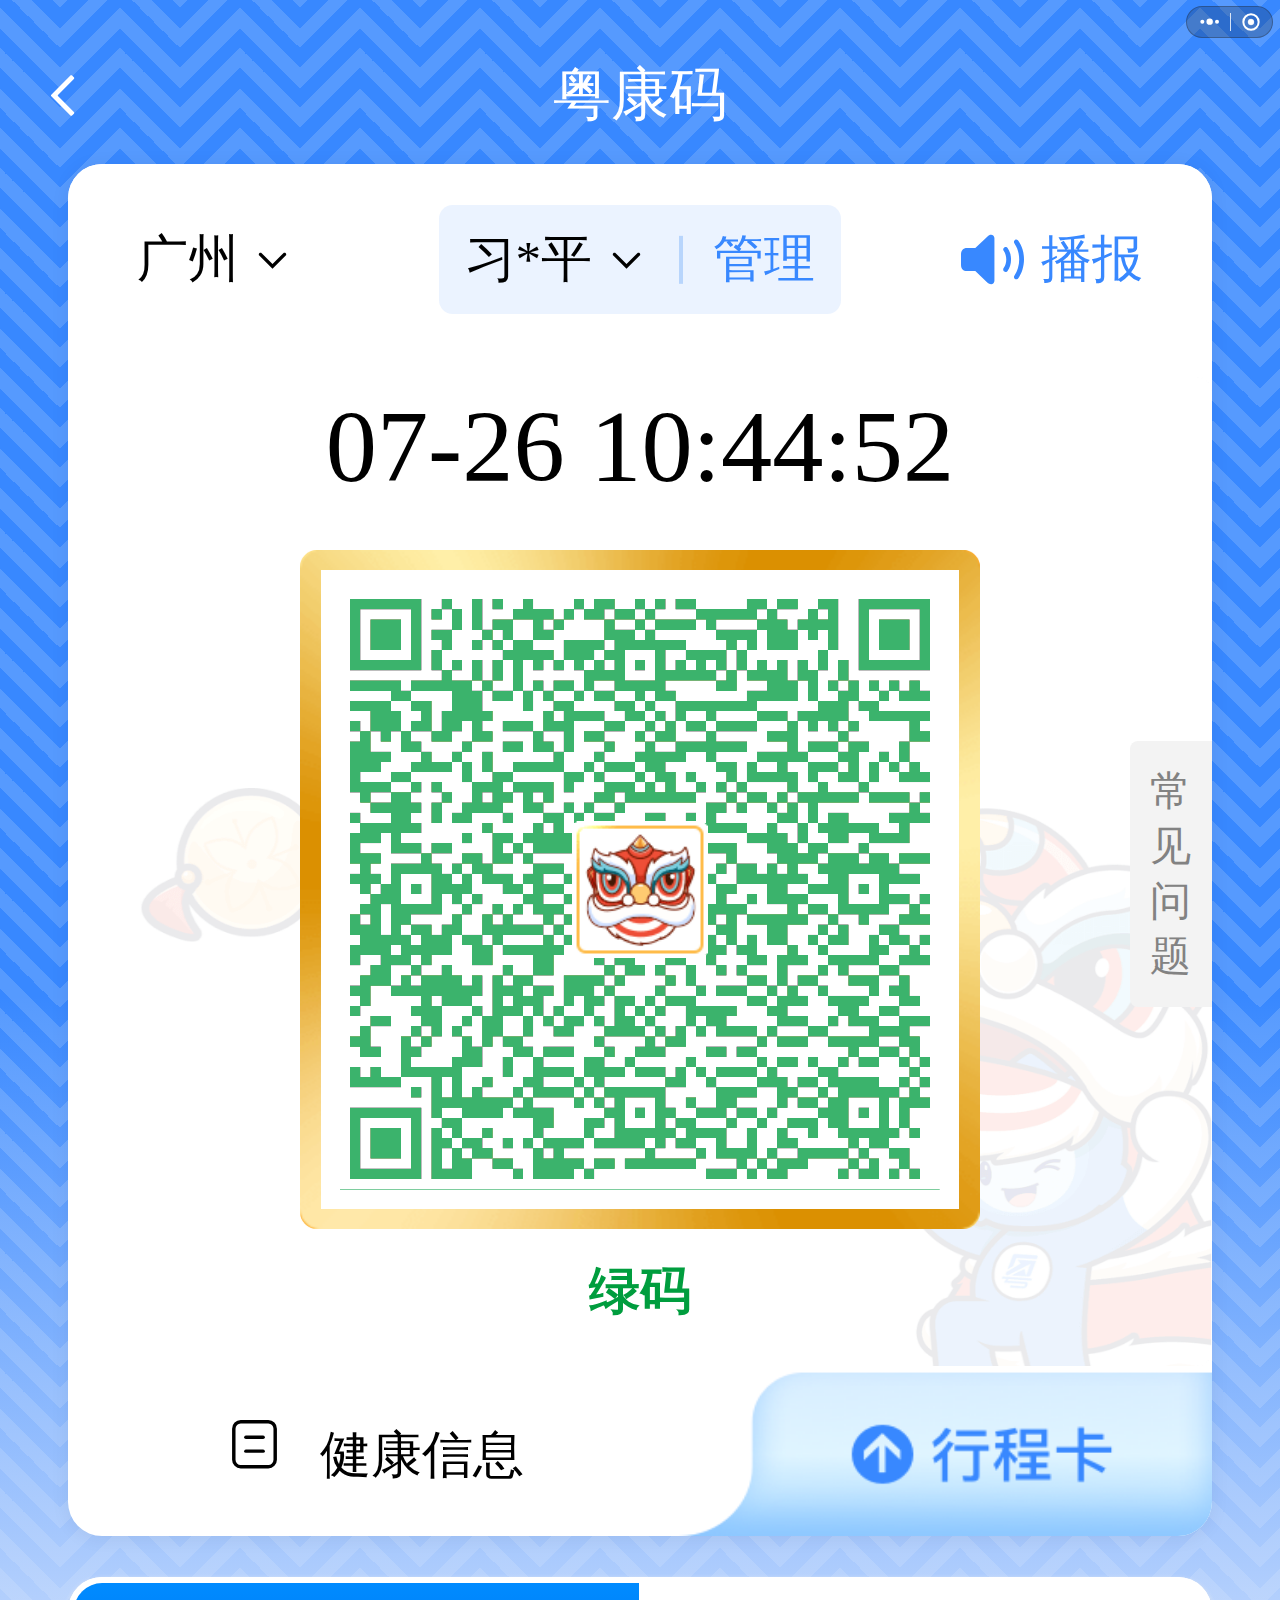
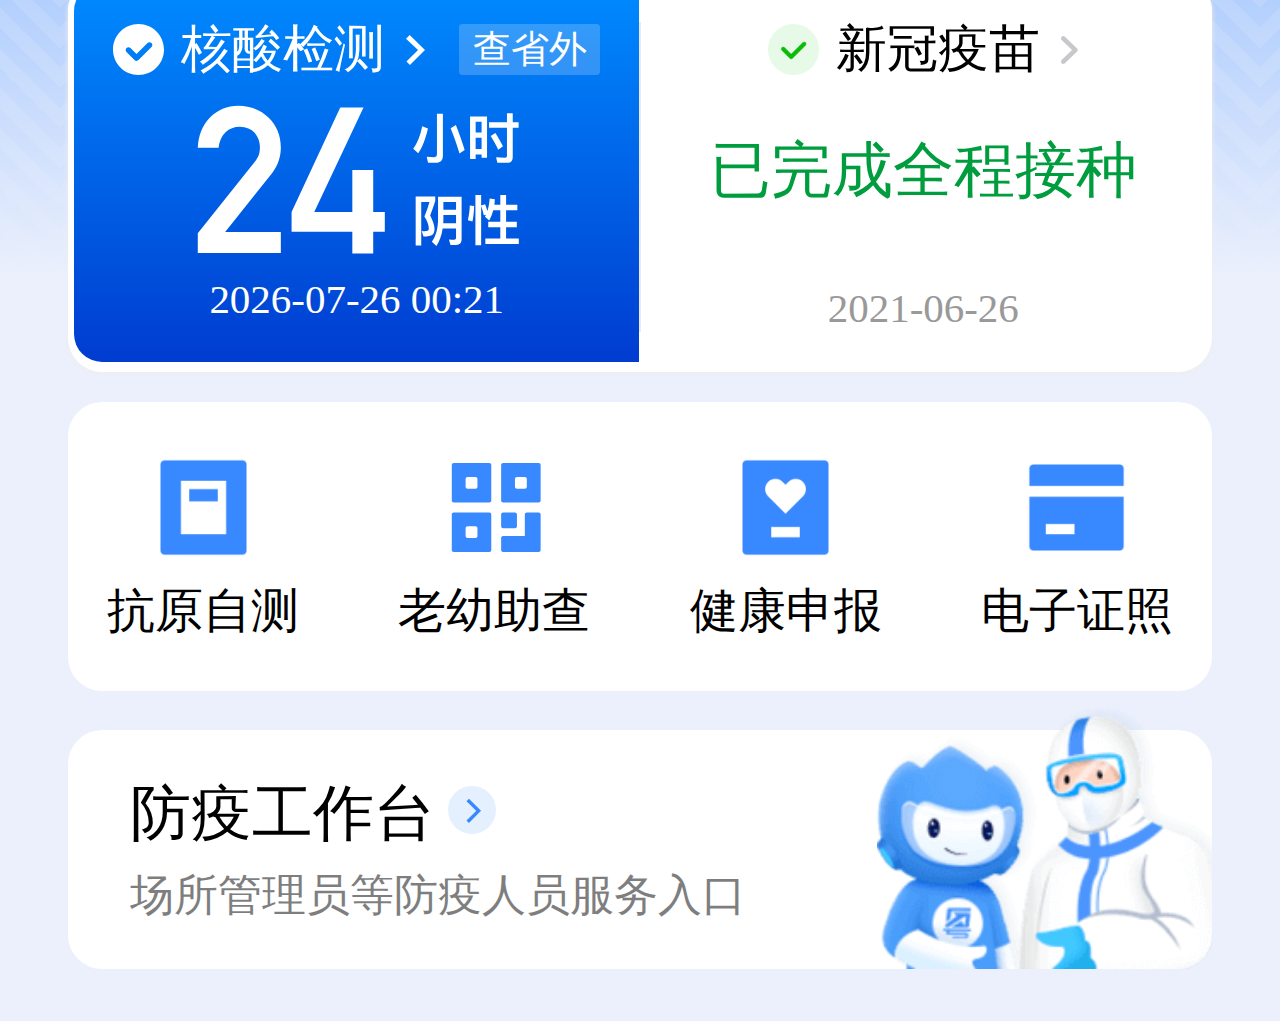
<file: ykm/index.html>
<!doctypehtml>
    <title>粤康码</title>
    <meta http-equiv="Content-Type" content="text/html; charset=UTF-8">
    <meta name="viewport" content="width=device-width,initial-scale=1,maximum-scale=1,user-scalable=0">
    <meta name="theme-color" content="#569afe">
    <meta name="apple-mobile-web-app-status-bar-style" content="black-translucent">
    <link rel="manifest" href="manifest.json">
    <link rel="stylesheet" href="../common/nav.css">
    <script src="../common/base.js"></script>
    <style>
        block,
        view {
            display: block
        }

        body {
            height: 100%;
            margin: 0;
            font-family: "PingFang SC", sans-serif
        }

        .page_normal-temp {
            background-color: #ebf0fc
        }

        .page_yellow-temp {
            background-color: #fff9f4
        }

        .page_red-temp {
            background-color: #fff5f5
        }

        .top-header {
            background: #4293f4;
            box-sizing: border-box;
            height: 16.933vw;
            padding-top: 5.2vw;
            position: relative;
            text-align: center
        }

        .arrow-left {
            left: 2.667vw;
            position: absolute
        }

        .arrow-left,
        .top-header-title {
            color: #fff;
            font-family: PingFangSC-Medium;
            font-size: 4.933vw;
            letter-spacing: 0;
            margin-top: 2.667vw;
            text-align: center
        }

        .content {
            background: #fff;
            padding: 5.333vw 5.333vw 2.4vw;
            position: relative
        }

        .content.error {
            padding: 5.333vw 5.333vw 0
        }

        .content.red-temp {
            background: #fe3737
        }

        .content.yellow-temp {
            background: #ff8f1f
        }

        .red-temp .select {
            background: #feebeb
        }

        .yellow-temp .select {
            background: #fff3e8
        }

        .yellow-temp .select-operat {
            color: #ff8f1f
        }

        .red-temp .select-operat {
            color: #f0422c
        }

        .content-list {
            background: #fff;
            border-radius: 2.667vw 2.667vw 0 0;
            position: relative
        }

        .content-list_box {
            background-color: #fff;
            border-radius: 2.667vw;
            box-shadow: 0 2px 20px 0 rgba(0, 0, 0, .06);
            margin-bottom: 3.2vw
        }

        .content-list_header {
            box-sizing: border-box;
            display: flex;
            height: 13.333vw;
            margin-bottom: 4.8vw;
            padding: 3.2vw 5.333vw 1.6vw;
            position: relative;
            width: 100%
        }

        .content-list_header .header_faimly {
            justify-content: flex-end;
            min-width: 30%;
            text-align: right;
            width: 30% !important
        }

        .content-list_header .header_faimly,
        .header_name {
            align-items: center;
            color: #000;
            display: flex;
            font-family: PingFangSC-Regular;
            font-size: 4vw;
            letter-spacing: 0
        }

        .header_name {
            background: rgba(56, 136, 255, .1);
            border-radius: 1.067vw;
            height: 8.533vw;
            justify-content: center;
            text-align: center;
            width: 40%
        }

        .header_name.box_yellow-temp {
            background-color: rgba(255, 143, 31, .1)
        }

        .box_yellow-temp .header_name_box:after {
            background-color: rgba(255, 143, 31, .3)
        }

        .header_name.box_red-temp {
            background-color: rgba(254, 55, 55, .1)
        }

        .box_red-temp .header_name_box:after {
            background-color: rgba(254, 55, 55, .3)
        }

        .header_name_box {
            align-items: center;
            display: inline-flex;
            flex: 1;
            justify-content: center;
            padding-right: 2.4vw;
            position: relative
        }

        .header_name_box:after {
            background-color: rgba(66, 147, 244, .3);
            content: "";
            height: 70%;
            position: absolute;
            right: 0;
            top: 50%;
            transform: translateY(-50%);
            width: .267vw
        }

        .header_name_action {
            padding-left: 2.4vw
        }

        .header_faimly_icon {
            height: 4.933vw;
            margin-right: 1.333vw;
            width: 4.933vw
        }

        .header_faimly_icon_gif {
            height: 5.6vw;
            margin-right: 1.333vw;
            width: 5.6vw
        }

        .content-list_time {
            align-items: center;
            display: flex;
            justify-content: center
        }

        .header_city .triangle,
        .header_name .triangle {
            border-color: #000 transparent transparent !important
        }

        .view-select {
            text-align: center
        }

        .select {
            background: #ecf4fd;
            border-radius: 1.067vw;
            display: inline-block;
            margin: 0 auto
        }

        .normal-temp {
            animation: bg-scrolling-reverse 1s infinite;
            animation-timing-function: linear;
            background-color: #569afe;
            background-image: linear-gradient(135deg, #3888ff 33%, transparent 0), linear-gradient(225deg, #3888ff 33%, transparent 0), linear-gradient(45deg, #3888ff 33%, transparent 0), linear-gradient(315deg, #3888ff 33%, #569afe 0);
            background-position: 60px 0, 60px 0, 0 0, 0 0;
            background-repeat: repeat;
            background-size: 120px 120px;
            opacity: 1;
            position: relative
        }

        .normal-temp:before {
            background-image: linear-gradient(135deg, #569afe 25%, transparent 0), linear-gradient(225deg, #569afe 25%, transparent 0), linear-gradient(45deg, #569afe 25%, transparent 0), linear-gradient(315deg, #569afe 25%, transparent 0)
        }

        .normal-temp:after,
        .normal-temp:before {
            animation: bg-scrolling-reverse 1s infinite;
            animation-timing-function: linear;
            background-color: initial;
            background-position: 60px 0, 60px 0, 0 0, 0 0;
            background-repeat: repeat;
            background-size: 120px 120px;
            bottom: 0;
            content: "";
            left: 0;
            opacity: 1;
            position: absolute;
            right: 0;
            top: 0
        }

        .normal-temp:after {
            background-image: linear-gradient(135deg, #3888ff 17%, transparent 0), linear-gradient(225deg, #3888ff 17%, transparent 0), linear-gradient(45deg, #3888ff 17%, transparent 0), linear-gradient(315deg, #3888ff 17%, transparent 0)
        }

        .normal-temp1 {
            animation: bg-scrolling-reverse 1s infinite;
            animation-timing-function: linear;
            background-color: initial;
            background-image: linear-gradient(135deg, #569afe 8%, transparent 0), linear-gradient(225deg, #569afe 8%, transparent 0), linear-gradient(45deg, #569afe 8%, transparent 0), linear-gradient(315deg, #569afe 8%, transparent 0);
            background-position: 60px 0, 60px 0, 0 0, 0 0;
            background-repeat: repeat;
            background-size: 120px 120px;
            bottom: 0;
            left: 0;
            opacity: 1;
            position: absolute;
            right: 0;
            top: 0;
            z-index: 3
        }

        .hotTemp_wrap {
            position: relative;
            z-index: 6
        }

        @-webkit-keyframes bg-scrolling-reverse {
            0% {
                background-position: 60px 0, 60px 0, 0 0, 0 0
            }

            to {
                background-position: 60px -120px, 60px -120px, 0 -120px, 0 -120px
            }
        }

        @keyframes bg-scrolling-reverse {
            0% {
                background-position: 60px 0, 60px 0, 0 0, 0 0
            }

            to {
                background-position: 60px -120px, 60px -120px, 0 -120px, 0 -120px
            }
        }

        .bg_white {
            background-image: linear-gradient(180deg, hsla(0, 0%, 100%, 0), #fff);
            bottom: 0;
            height: 51%;
            left: 0;
            position: absolute;
            right: 0;
            top: 50%;
            z-index: 5
        }

        .bg_white-normal-temp {
            background-image: linear-gradient(180deg, rgba(235, 240, 252, 0), #ebf0fc 86%)
        }

        .bg_white-yellow-temp {
            background-image: linear-gradient(180deg, rgba(255, 249, 244, 0), #fff9f4 86%)
        }

        .bg_white-red-temp {
            background-image: linear-gradient(180deg, hsla(0, 100%, 98%, 0), #fff5f5 86%)
        }

        .select-name,
        .select-picker {
            display: inline-block
        }

        .select-name {
            color: #000;
            font-family: PingFangSC-Regular;
            font-size: 4vw;
            letter-spacing: 0;
            line-height: 5.333vw;
            text-align: center
        }

        .select-line {
            background: #4293f4;
            display: inline-block;
            height: 3.733vw;
            margin: 0 3.2vw;
            opacity: .3;
            position: relative;
            top: .533vw;
            width: .267vw
        }

        .select-operat {
            color: #4293f4;
            display: inline-block;
            font-family: PingFangSC-Regular;
            font-size: 4vw;
            letter-spacing: 0;
            line-height: 5.333vw;
            padding-bottom: 2.133vw;
            padding-right: 3.2vw;
            padding-top: 2.133vw;
            text-align: center
        }

        .img-box {
            overflow: hidden;
            padding-bottom: 0;
            text-align: center
        }

        .img,
        .img-box {
            position: relative
        }

        .img {
            background-color: red;
            border-radius: 1.067vw;
            display: none;
            height: 100%;
            width: 100%;
            z-index: 6
        }

        .img_mask_qrcode {
            height: 40vw;
            left: 50%;
            margin-left: -22.667vw;
            margin-top: 4vw;
            padding: 2.667vw;
            position: absolute;
            top: 3.2vw;
            width: 40vw;
            z-index: 10
        }

        .red-temp .img_border,
        .yellow-temp .img_border {
            margin-top: .533vw
        }

        .img_border {
            align-items: center;
            border-radius: 1.333vw;
            display: flex;
            height: 53.067vw;
            justify-content: center;
            margin: 4vw auto 1.6vw;
            position: relative;
            width: 53.067vw
        }

        .img_border_one {
            background: linear-gradient(to bottom right, #8fcaff, #55b1ff, #8fcaff)
        }

        .img_border_two {
            background: linear-gradient(to bottom right, #ffe58c, #ffb137, #ffe58c)
        }

        .img_background {
            background: #fff;
            border-radius: .8vw;
            height: 45.067vw;
            left: 1.467vw;
            position: absolute;
            top: 1.467vw;
            width: 45.067vw;
            z-index: 1
        }

        .img_mask {
            background: #fff;
            opacity: .98;
            z-index: 11
        }

        .img_err_tip,
        .img_mask {
            bottom: 0;
            height: 48vw;
            left: 0;
            line-height: 6.133vw;
            margin: auto;
            position: absolute;
            right: 0;
            top: 0;
            width: 48vw
        }

        .img_err_tip {
            align-items: center;
            color: #333;
            display: flex;
            flex-direction: column;
            font-size: 4.267vw;
            justify-content: center
        }

        .status {
            text-align: center
        }

        .status .result_label {
            font-size: 4.533vw;
            font-weight: 400;
            justify-content: center;
            line-height: 6.4vw;
            padding: 1.067vw 2.533vw 1.067vw 2.4vw
        }

        .status .result_label .result_arrow {
            height: 3.333vw;
            margin-left: 1.6vw;
            width: 3.333vw
        }

        .result_label_hs {
            display: inline-block;
            margin-right: 1.6vw;
            position: relative;
            top: -.267vw
        }

        .status-img {
            display: inline-block;
            height: 8.533vw;
            width: auto
        }

        .status-img image {
            height: 100%;
            width: 100%
        }

        .status-desc {
            color: #999;
            font-family: PingFangSC-Regular;
            font-size: 3.733vw;
            letter-spacing: 0;
            line-height: 5.333vw;
            text-align: center
        }

        .desc-box {
            font-size: 4.267vw;
            line-height: 5.867vw
        }

        .desc-box,
        .desc-box-2 {
            color: #666;
            font-family: PingFangSC-Regular;
            text-align: center
        }

        .desc-box-2 {
            font-size: 3.733vw;
            line-height: 5.333vw;
            margin-bottom: 4vw;
            padding-top: 2.667vw
        }

        .title {
            align-items: center;
            color: #000;
            display: flex;
            font-family: PingFangSC-Medium;
            font-size: 6.4vw;
            font-weight: 600;
            justify-content: space-between;
            line-height: 8.8vw;
            padding-left: 5.333vw;
            padding-right: 5.333vw;
            padding-top: 5.333vw
        }

        .title_img {
            height: 6.667vw;
            width: 32vw
        }

        .use-address {
            padding: 8.533vw 5.333vw 14.667vw
        }

        .use-address-title {
            text-align: center
        }

        .address-title-desc {
            display: inline-block
        }

        .address-title-desc image {
            height: 100%;
            width: 100%
        }

        .view-line {
            font-size: 0
        }

        .address-list {
            border: 1px solid #ebebeb;
            border-bottom: none;
            border-radius: 1.067vw;
            margin-top: 5.333vw
        }

        .address-list-item {
            display: flex;
            padding: 5.333vw
        }

        .item-left {
            width: 13.333vw
        }

        .item-left image {
            height: 13.333vw;
            width: 13.333vw
        }

        .item-right {
            flex: 1;
            padding-left: 4.267vw
        }

        .address-list-item {
            background: #fff;
            border-bottom: 1px solid #ebebeb;
            margin-bottom: 4vw
        }

        .address-list-item:last-child {
            margin-bottom: 0
        }

        .item-right-title {
            color: #000;
            font-family: PingFangSC-Medium;
            font-size: 4.8vw;
            line-height: 6.4vw
        }

        .item-right-content {
            color: #666;
            font-family: PingFangSC-Regular;
            font-size: 4vw;
            line-height: 5.6vw
        }

        .item-right-to {
            color: #4293f4;
            font-family: PingFangSC-Regular;
            font-size: 3.733vw
        }

        .ykm-entry-cell {
            align-items: center;
            background: #fff;
            color: #4293f4;
            display: flex;
            font-size: 4.8vw;
            justify-content: space-between;
            line-height: 15.733vw;
            padding: 0 5.333vw
        }

        .special-view {
            background: #f2f7fd;
            border-radius: 1.067vw;
            margin: 5.333vw;
            padding: .267vw
        }

        .desc-cell {
            border-radius: .8vw .8vw 0 0;
            color: #6486a0;
            font-size: 3.733vw;
            line-height: 5.333vw;
            margin: 4vw 0 4vw 9.333vw;
            position: relative
        }

        .desc-cell:before {
            background: #4f6f8b;
            content: "";
            height: 2.267vw;
            left: -3.333vw;
            position: absolute;
            top: 1.6vw;
            transform: rotate(45deg);
            width: 2.267vw
        }

        .desc-cell+.desc-cell {
            margin-top: 4vw
        }

        .flex-wrap {
            display: flex
        }

        .flex-box {
            color: #000;
            flex: 1;
            font-size: 3.733vw;
            text-align: center
        }

        .flex-box_desc,
        .list-icon {
            margin-top: 1.333vw
        }

        .list-icon {
            height: 5.067vw;
            margin-right: 2.667vw;
            width: 5.067vw
        }

        .err_tips {
            color: #999;
            margin-top: 2.667vw;
            text-align: center
        }

        .err_tips,
        .err_tips view {
            font-family: PingFangSC-Regular;
            font-size: 3.733vw;
            line-height: 5.067vw
        }

        .err_tips view {
            color: #4293f4;
            display: inline;
            margin-left: 2.667vw
        }

        .shadow {
            background: rgba(0, 0, 0, .6);
            position: fixed;
            right: 0;
            top: 0
        }

        .shadow,
        .shadow__main {
            bottom: 0;
            left: 0;
            z-index: 20000
        }

        .shadow__main {
            background: #fff;
            box-sizing: border-box;
            padding: 4.8vw 0 0 5.333vw;
            position: absolute;
            width: 100%
        }

        .shadow__main-title {
            color: #000;
            font-size: 6.4vw;
            font-weight: 700;
            height: 9.067vw;
            letter-spacing: 0;
            line-height: 9.067vw;
            margin-bottom: 4vw
        }

        .shadow__main-city {
            overflow: hidden
        }

        .shadow__main-city-item {
            border: 1px solid #ebebeb;
            border-radius: 1.067vw;
            box-sizing: border-box;
            color: #000;
            float: left;
            font-size: 4vw;
            height: 10.667vw;
            letter-spacing: 0;
            line-height: 10.667vw;
            margin-bottom: 5.333vw;
            margin-right: 2.267vw;
            text-align: center;
            width: 28.267vw
        }

        .shadow__main-city-item.active {
            border: .267vw solid #4293f4
        }

        .prevent__scroll {
            height: 100%;
            overflow: hidden;
            width: 100%
        }

        .shadow-share {
            background-color: rgba(0, 0, 0, .7);
            border-radius: 1.333vw;
            display: flex;
            height: 9.333vw;
            padding-left: 4vw;
            position: fixed;
            right: 8vw;
            top: 2vw;
            z-index: 999
        }

        .shadow-share:after {
            border: 6px solid transparent;
            border-bottom-color: rgba(0, 0, 0, .7);
            content: "";
            height: 0;
            position: absolute;
            right: 9.333vw;
            top: -12px;
            width: 0
        }

        .shadow-share--android:after {
            right: 13.067vw
        }

        .shadow-share__info {
            color: #fff;
            font-size: 3.467vw;
            line-height: 9.333vw;
            padding-right: 2.667vw;
            position: relative
        }

        .shadow-share__info:after {
            background-color: #fff;
            content: "";
            height: 5.333vw;
            position: absolute;
            right: 0;
            top: 2vw;
            transform: scaleX(.5);
            width: 1px
        }

        .shadow-share__close {
            height: 9.333vw;
            position: relative;
            width: 8vw
        }

        .shadow-share__close:before {
            transform: rotate(45deg)
        }

        .shadow-share__close:after,
        .shadow-share__close:before {
            background-color: #fff;
            content: "";
            height: 4vw;
            left: 4vw;
            position: absolute;
            top: 2.667vw;
            width: 1px
        }

        .shadow-share__close:after {
            transform: rotate(-45deg)
        }

        .result_box {
            display: flex;
            justify-content: center;
            margin: 0 5.333vw;
            position: relative
        }

        .result_label {
            border-radius: .533vw;
            display: inline-block;
            margin: 0 auto;
            padding: 2.133vw 3.2vw
        }

        .red-temp .result_label {
            background: rgba(240, 66, 44, .1);
            border: .267vw solid #fe3737;
            color: #fe3737
        }

        .yellow-temp .result_label {
            background: rgba(255, 143, 31, .1);
            border: .267vw solid #ff8f1f;
            color: #ff8f1f
        }

        .result_arrow {
            height: 2.667vw;
            margin-left: 2.667vw;
            width: 2.667vw
        }

        .canvas-main {
            align-items: center;
            display: flex;
            flex-direction: column;
            justify-content: center;
            opacity: 0;
            transition: all .6s ease
        }

        #XUESHENGMA {
            left: -2000px;
            opacity: 0;
            position: fixed;
            top: -2000px;
            z-index: 1
        }

        .canvas-img {
            border: 2px solid #000
        }

        .options {
            align-items: center;
            background: #f3f3f3;
            border-radius: 8px 0 0 8px;
            bottom: 0;
            box-sizing: border-box;
            color: #828282;
            display: flex;
            font-size: 3.2vw;
            height: 20.8vw;
            justify-content: center;
            margin-bottom: auto;
            margin-top: auto;
            padding: 0 .8vw;
            position: absolute;
            right: 0;
            top: 0;
            width: 6.4vw
        }

        .err_honglvma_action,
        .err_qrcode {
            color: #4293f4;
            font-size: 4.533vw;
            letter-spacing: 0;
            line-height: 6.4vw;
            padding-bottom: 4vw;
            text-align: center
        }

        .err_honglvma_box {
            display: flex;
            flex-direction: column;
            justify-content: center;
            margin-bottom: 4vw;
            text-align: center
        }

        .err_honglvma_title {
            color: #999;
            font-family: PingFangSC-Regular;
            font-size: 4.533vw;
            letter-spacing: 0;
            text-align: center
        }

        .no_certified {
            align-items: center;
            display: flex;
            justify-content: center;
            margin-bottom: 2.667vw;
            margin-top: 2.667vw
        }

        .no_certified_text {
            color: #f0422c;
            font-size: 4vw;
            margin-right: 1.333vw
        }

        .no_certified_action {
            color: #4293f4;
            font-size: 4vw;
            margin-right: .267vw
        }

        .sub-list {
            background: #fff;
            border-radius: 8px;
            box-shadow: 0 2px 20px 0 rgba(0, 0, 0, .06);
            color: #000
        }

        .normal-temp .sub-list,
        .red-temp .sub-list,
        .yellow-temp .sub-list {
            background: hsla(0, 0%, 100%, .1);
            color: #fff
        }

        .tgpz {
            background: rgba(9, 187, 7, .1);
            border-radius: .933vw;
            color: #09bb07;
            font-family: PingFangSC-Regular;
            font-size: 3.733vw;
            letter-spacing: 0;
            line-height: 5.333vw;
            padding: .133vw 1.333vw;
            text-align: center
        }

        .normal-temp .tgpz,
        .red-temp .tgpz,
        .yellow-temp .tgpz {
            background: rgba(0, 0, 0, .2);
            color: #fff
        }

        .ykmxx-line {
            box-shadow: inset 0 -.267vw 0 0 #ebebeb;
            height: .133vw;
            width: 100%
        }

        .sub-cl {
            align-items: center;
            display: flex;
            justify-content: center;
            margin-left: 5.333vw;
            margin-right: 5.333vw;
            padding-bottom: 4.8vw;
            padding-top: 4.8vw;
            position: relative
        }

        .normal-temp .sub-cl,
        .red-temp .sub-cl,
        .sub-cl {
            box-shadow: inset 0 -.133vw 0 0 hsla(0, 0%, 100%, .12)
        }

        .normal-temp .sub-cl {
            color: #fff
        }

        .sub-cl:last-child {
            box-shadow: inset 0 0 0 0 hsla(0, 0%, 100%, .12)
        }

        .sub-cl_content {
            flex: 1;
            font-size: 4.8vw;
            line-height: 6.4vw
        }

        .sub-cl_content,
        .time-box {
            align-items: center;
            display: flex
        }

        .time-box {
            justify-content: center;
            margin-bottom: 5.333vw
        }

        .red-temp .city,
        .yellow-temp .city {
            color: #fff
        }

        .red-temp .triangle,
        .yellow-temp .triangle {
            border-color: #fff transparent transparent
        }

        .normal-temp .city {
            color: #fff
        }

        .normal-temp .triangle {
            border-color: #fff transparent transparent
        }

        .city {
            align-items: center;
            color: #000;
            display: flex;
            font-family: PingFangSC-Medium;
            font-size: 5.6vw;
            letter-spacing: 0;
            line-height: 6.4vw;
            width: 20%
        }

        .triangle {
            border-color: #000 transparent transparent;
            border-style: solid;
            border-width: 1.333vw 1.2vw 0;
            height: 0;
            margin-left: 1.6vw;
            width: 0
        }

        .contented .timer_preview {
            color: #000;
            font-family: PingFangSC-Semibold;
            font-size: 8vw;
            font-weight: 500;
            letter-spacing: 0;
            line-height: 8vw;
            text-align: center;
            vertical-align: middle;
            width: 60vw
        }

        @keyframes fade {
            0% {
                opacity: .1
            }

            to {
                opacity: 1
            }
        }

        @-webkit-keyframes fade {
            0% {
                opacity: 1
            }

            to {
                opacity: 0
            }
        }

        .dropdown__icon {
            border: 1.733vw solid transparent;
            border-top-color: #000;
            margin-left: 1.333vw;
            margin-top: 1.333vw
        }

        .picker-padding {
            padding-bottom: 2.133vw;
            padding-left: 3.2vw;
            padding-top: 2.133vw
        }

        .picker-tips {
            background-repeat: no-repeat;
            height: 9.467vw;
            position: absolute;
            top: -6.667vw;
            width: 48vw;
            z-index: 10000
        }

        .hesuan-tips_warp,
        .image-tips,
        .image-tips_warp {
            height: 100%;
            position: relative;
            width: 100%
        }

        .tips-close {
            height: 5.333vw;
            position: absolute;
            right: 2.213vw;
            top: 1.68vw;
            width: 5.333vw
        }

        .close-image,
        .user-phone_button {
            height: 100%;
            width: 100%
        }

        .user-phone_button {
            background-color: initial;
            border: 0;
            left: 0;
            opacity: 0;
            padding: 0;
            position: absolute;
            top: 0
        }

        .user_tongguan {
            position: relative
        }

        .tips {
            color: #fff;
            font-family: PingFangSC-Regular, PingFang SC;
            font-size: 4vw;
            font-weight: 400;
            height: 5.333vw;
            line-height: 5.333vw;
            padding: 4.8vw 0;
            text-align: center;
            width: 100%
        }

        .tips--black {
            color: #666
        }

        .result_box .result_label {
            font-size: 4vw;
            font-weight: 400;
            line-height: 6.4vw;
            padding: 1.067vw 2.533vw 1.067vw 2.4vw
        }

        .result_box .result_label .result_arrow {
            height: 3.333vw;
            margin-left: .533vw;
            width: 3.333vw
        }

        .result_label_green {
            background: rgba(56, 176, 107, .1);
            border: .267vw solid #00b462;
            border-radius: .533vw;
            color: #00b462
        }

        .sub-block {
            border-radius: 2.667vw;
            box-shadow: 0 2px 5px #eee
        }

        .entry,
        .sub-block {
            display: flex;
            height: 30.8vw;
            justify-content: space-between;
            margin: 0 auto;
            width: 89.333vw
        }

        .entry {
            background-color: #fff;
            border-radius: 2.667vw;
            box-sizing: border-box;
            height: 22.533vw;
            padding-bottom: 3.2vw;
            padding-top: 1.333vw;
            position: relative;
            z-index: 40
        }

        .entry-item {
            align-items: center;
            border-radius: 1.067vw;
            display: flex;
            filter: blur(10);
            flex-direction: column;
            justify-content: center;
            position: relative;
            width: 21.067vw
        }

        .entry-item_label {
            height: 4vw;
            left: 0;
            margin-left: auto;
            margin-right: auto;
            position: absolute;
            right: 0;
            top: 0;
            width: 13.867vw
        }

        .entry-item_icon {
            height: 9.6vw;
            margin-bottom: .8vw;
            margin-top: 1.6vw;
            width: 9.6vw
        }

        .entry-item_name {
            color: #000;
            font-family: PingFangSC-Regular;
            font-size: 3.733vw;
            font-weight: 400;
            letter-spacing: 0;
            text-align: center
        }

        .jiechu-tips {
            height: 9.467vw;
            left: 45%;
            margin-left: auto;
            margin-right: auto;
            position: absolute;
            right: 0;
            top: 9.333vw;
            width: 48vw;
            z-index: 10
        }

        .jiechu-tips .image-tips,
        .jiechu-tips_warp {
            height: 100%;
            width: 100%
        }

        .jiechu-tips .tips-close {
            height: 5.333vw;
            position: absolute;
            right: 2.4vw;
            text-align: center;
            top: 2.667vw;
            width: 5.333vw
        }

        .hesuan-tips {
            height: 10.933vw;
            left: 2.667vw;
            position: absolute;
            top: -8.667vw;
            width: 62.8vw;
            z-index: 10
        }

        .hesuan-tips .image-tips {
            height: 100%;
            width: 100%
        }

        .hesuan-tips .tips-close {
            text-align: center
        }

        .block-item {
            border: .533vw solid #fff;
            border-radius: 1.067vw 0 0 1.067vw;
            height: 29.6vw;
            width: 44.667vw
        }

        .block-item,
        .sub-block {
            background-color: #fff
        }

        .sub-block_line {
            background: #ebebeb;
            height: 24.267vw;
            position: relative;
            top: 3.467vw;
            width: .133vw
        }

        .block-item:first-child {
            border-radius: 2.667vw 0 0 2.667vw;
            border-right: 0
        }

        .block-item:nth-child(3) {
            border-left: 0;
            border-radius: 0 2.667vw 2.667vw 0
        }

        .hesuan_block {
            background-image: linear-gradient(180deg, #00b93e, #007d00)
        }

        .hesuan_lv {
            background-image: linear-gradient(180deg, #a079eb, #6f3cd0)
        }

        .hesuan_blue {
            background-image: linear-gradient(180deg, #008bff, #003cd0)
        }

        .hesuan_orgereen {
            background-image: linear-gradient(180deg, #15b6b9, #006e70)
        }

        .block-item_icon {
            height: 4vw;
            padding-right: 1.333vw;
            width: 4vw
        }

        .block-item_title {
            align-items: center;
            color: #000;
            display: flex;
            font-family: PingFangSC-Regular;
            font-size: 4vw;
            font-weight: 400;
            height: 5.6vw;
            justify-content: center;
            padding-top: 2.4vw
        }

        .hesuan_block .block-item_desc,
        .hesuan_block .block-item_tips,
        .hesuan_block .block-item_title,
        .hesuan_orgereen .block-item_desc,
        .hesuan_orgereen .block-item_tips,
        .hesuan_orgereen .block-item_title {
            color: #fff;
            margin-bottom: .8vw
        }

        .block-item_arrow {
            height: 2.4vw;
            padding-left: 1.6vw;
            width: 1.467vw
        }

        .hesuan-warp .block-item_desc {
            font-family: PingFangSC-Medium;
            font-size: 6.4vw;
            height: auto;
            line-height: 7.467vw;
            padding-top: 3.733vw
        }

        .block-item_desc,
        .hesuan-warp .block-item_tips {
            padding-top: 3.867vw
        }

        .block-item_desc {
            color: #999;
            font-family: PingFangSC-Medium;
            font-size: 4.8vw;
            height: 5.6vw;
            line-height: 5.6vw;
            text-align: center
        }

        .block-item_desc img {
            display: block;
            height: 12.8vw;
            margin: .8vw auto .533vw;
            width: 25.333vw
        }

        .desc--red {
            color: #fe3737;
            font-weight: 400
        }

        .desc--green {
            color: #009d3e;
            font-weight: 400
        }

        .desc--black {
            color: #000;
            font-weight: 400
        }

        .desc--small {
            font-size: 4.8vw
        }

        .block-item_tips {
            color: #999;
            filter: blur(10);
            font-family: PingFangSC-Regular;
            font-size: 3.2vw;
            height: 4.533vw;
            letter-spacing: 0;
            line-height: 4.533vw;
            padding-top: 5.6vw;
            text-align: center
        }

        .block-item_loading {
            display: block;
            height: 20vw;
            margin: 0 auto;
            width: 20vw
        }

        .cell {
            align-items: center;
            border-bottom: 1px solid #ebebeb;
            box-sizing: border-box;
            display: flex;
            height: 14.4vw;
            justify-content: space-between;
            margin-left: 5.333vw;
            margin-right: 5.333vw
        }

        .cell:last-of-type {
            border-bottom: none
        }

        .cell-content {
            align-items: center;
            display: flex;
            font-size: 4vw;
            height: 14.4vw;
            line-height: 5.333vw
        }

        .cell-icon {
            height: 6.4vw;
            padding-right: 2.4vw;
            width: 6.4vw
        }

        .cell-arrow {
            height: 3.467vw;
            width: 2.133vw
        }

        .no_pt {
            height: auto;
            padding-top: 0
        }

        .colored-person-action-list {
            align-items: center;
            color: #4292f3;
            display: flex;
            font-size: 3.733vw;
            justify-content: center
        }

        .colored-person-action-list_icon {
            height: 4.8vw;
            vertical-align: text-bottom;
            width: 4.8vw
        }

        .colored-person-action-list_divider {
            background: #d8d8d8;
            height: 3.2vw;
            margin: 0 5.333vw;
            width: 1px
        }

        .showVaccinesGuide {
            background-color: rgba(0, 0, 0, .8);
            left: 0;
            position: fixed;
            text-align: center;
            top: 0;
            z-index: 12000
        }

        .showVaccinesGuide_title {
            color: #fff;
            font-family: PingFangSC-Medium;
            font-size: 6.4vw;
            margin-bottom: 2.133vw;
            padding-top: 26.667vw;
            text-align: center
        }

        .showVaccinesGuide_desc {
            font-size: 4.8vw
        }

        .showVaccinesGuide_desc,
        .showVaccinesGuide_desc_bottom {
            color: #fff;
            font-family: PingFangSC-Regular;
            text-align: center
        }

        .showVaccinesGuide_desc_bottom {
            font-size: 3.467vw;
            margin: 5.333vw 5.333vw 0;
            opacity: .7
        }

        .showVaccinesGuide_oneImg {
            display: block;
            height: 50.667vw;
            margin: 15.467vw auto 22.533vw;
            width: 54vw
        }

        .showVaccinesGuide_twoImg {
            display: block;
            height: 67.333vw;
            margin: 7.2vw auto 14.133vw;
            width: 62vw
        }

        .showVaccinesGuide_btn {
            border: 2px solid #fff;
            border-radius: 1.067vw;
            color: #fff;
            display: inline-block;
            font-family: PingFangSC-Medium;
            font-size: 4.8vw;
            height: 10.133vw;
            line-height: 10.133vw;
            margin: 0 auto;
            padding: 0 8vw;
            text-align: center;
            width: 37.067vw
        }

        .showVaccinesGuide_oneImgicon,
        .showVaccinesGuide_twoImgicon {
            bottom: 0;
            height: 10.667vw;
            left: 0;
            margin: auto;
            position: absolute;
            right: 0;
            top: 0;
            width: 10.667vw;
            z-index: 20
        }

        .golden-border {
            height: 100%;
            left: 0;
            position: absolute;
            top: 0;
            width: 100%;
            z-index: 1
        }

        .showVaccinesGuide_close {
            height: 5.333vw;
            position: absolute;
            right: 3.333vw;
            top: 3.333vw;
            width: 5.333vw
        }

        .shadow__activity {
            height: 17.333vw;
            position: fixed;
            right: 1.6vw;
            transition: right .5s;
            width: 47.467vw;
            z-index: 80
        }

        @-webkit-keyframes tcdh {
            0% {
                right: -9.333vw
            }

            to {
                right: 0
            }
        }

        @keyframes tcdh {
            0% {
                right: -9.333vw
            }

            to {
                right: 0
            }
        }

        .shadow__activity--hide {
            right: -10.667vw
        }

        .shadow__activity__img {
            bottom: 0;
            height: 17.333vw;
            position: absolute;
            right: 4.533vw;
            width: 16vw
        }

        .shadow__activity__font {
            border-radius: 2.667vw 8.8vw 8.8vw 2.667vw;
            bottom: 0;
            box-shadow: 0 .533vw .533vw 0 rgba(0, 0, 0, .13);
            box-sizing: border-box;
            color: #fff;
            height: 14.933vw;
            left: 0;
            padding: 1.6vw 20.667vw 1.6vw 2.4vw;
            position: absolute;
            transition: left .5s;
            width: 47.467vw
        }

        .shadow__activity__font__close {
            height: 4vw;
            position: absolute;
            right: .667vw;
            top: 5.467vw;
            width: 4vw
        }

        .shadow__activity__font__img {
            height: 100%;
            left: 0;
            position: absolute;
            top: 0;
            width: 100%
        }

        .shadow__activity__font__info {
            -webkit-box-orient: vertical;
            -webkit-line-clamp: 2;
            color: #fff;
            display: inline-block;
            display: -webkit-box;
            font-size: 2.933vw;
            line-height: 3.733vw;
            overflow: hidden;
            position: relative
        }

        .shadow__activity__font__jt {
            height: 3.467vw;
            margin-top: .8vw;
            position: relative;
            width: 9.867vw
        }

        .yq-jt {
            height: 3.333vw;
            left: -.267vw;
            position: relative;
            top: .533vw;
            width: 3.333vw;
            z-index: 10
        }

        .shadow__activity__font--hide {
            left: 26.667vw
        }

        .shadow__activity__close {
            bottom: 0;
            height: 17.333vw;
            position: absolute;
            right: 0;
            width: 12.533vw
        }

        .nav {
            align-items: center;
            color: #fff;
            display: flex;
            font-size: 4.533vw;
            justify-content: center;
            position: relative
        }

        .nav_close {
            height: 16vw;
            left: -1.333vw;
            position: absolute;
            width: 16vw
        }

        .content-list_nav {
            font-size: 5.867vw;
            font-weight: 700;
            height: 14.667vw;
            line-height: 14.667vw;
            position: relative;
            width: 100%
        }

        .yellow-temp .content-list_nav {
            background: linear-gradient(180deg, #fff8f1, #ffefde);
            color: #ca925b;
            text-align: center
        }

        .red-temp .content-list_nav {
            background: linear-gradient(180deg, #fff1f1, #ffdede);
            color: #b55f5f;
            text-align: center
        }

        .content-list_nav_img {
            height: 16vw;
            position: absolute;
            top: -1.6vw;
            width: 100%;
            z-index: 1
        }

        .cell-list {
            border-radius: 0 0 2.667vw 2.667vw;
            display: flex;
            overflow: hidden
        }

        .cell-list-icon {
            height: 5.333vw;
            position: relative;
            width: 5.333vw
        }

        .cell-list-item {
            flex: 1;
            font-size: 4vw;
            height: 6.667vw;
            line-height: 6.667vw;
            margin: 3.333vw 0;
            text-align: center
        }

        .cell-list-item_img,
        .xckcard {
            height: 13.333vw
        }

        .xckcard {
            font-size: 0;
            width: 41.867vw
        }

        .cell-list-font {
            display: inline;
            margin-left: 1.333vw;
            position: relative;
            top: -5px
        }

        .cell-list-item:nth-child(2) {
            border-left: .133vw solid #ebebeb;
            border-right: .133vw solid #ebebeb
        }

        .green-result_label {
            border-radius: .533vw;
            color: #009d3e;
            font-size: 4vw;
            font-weight: 400;
            font-weight: 700;
            line-height: 6.4vw;
            margin-bottom: 2.667vw;
            position: relative;
            text-align: center;
            width: 43.333vw
        }

        .arrow {
            height: 4vw;
            margin-left: .667vw;
            position: relative;
            width: 4vw
        }

        .arrow_img {
            height: 100%;
            width: 100%
        }

        .header_city {
            color: #000;
            font-family: PingFangSC-Regular;
            font-size: 4vw;
            justify-content: flex-start;
            letter-spacing: 0;
            text-align: center;
            width: 30%
        }

        .header_city,
        .header_text {
            align-items: center;
            display: flex
        }

        .header_text {
            color: #4293f4;
            justify-content: flex-end;
            min-width: 20vw;
            padding-left: .8vw;
            vertical-align: bottom
        }

        .content-list_header_shadow {
            background-image: linear-gradient(180deg, rgba(0, 0, 0, .03), hsla(0, 0%, 100%, 0));
            bottom: -10px;
            height: 2.667vw;
            position: absolute;
            width: 100%
        }

        .flex_center {
            align-items: center;
            display: flex;
            justify-content: space-between
        }

        .color_yellow-temp {
            color: #ff8f1f
        }

        .color_red-temp {
            color: #fe3737
        }

        .color_normal-temp {
            color: #3888ff
        }

        .gg {
            margin-bottom: 3.333vw;
            width: 100%
        }

        .gg,
        .gg_wrap_img {
            height: 26.667vw;
            position: relative
        }

        .gg_wrap_img {
            border-radius: 2.667vw;
            margin-left: 5.333vw;
            width: 89.333vw;
            z-index: 5
        }

        .gg_close_img {
            height: 2.133vw;
            left: -.667vw;
            padding: 2.667vw;
            position: absolute;
            top: -3.333vw;
            width: 2.133vw;
            z-index: 20
        }

        .fygztbutton {
            background-color: #fff;
            border-radius: 2.667vw;
            margin: 3.067vw 5.333vw 2.667vw;
            padding: 3.2vw 4.8vw;
            position: relative
        }

        .fy_action_title {
            color: #000;
            font-family: PingFangSC-Medium;
            font-size: 4.8vw;
            font-weight: 500;
            letter-spacing: 0;
            line-height: 6.667vw;
            margin-bottom: .533vw
        }

        .fy_action_icon {
            height: 3.733vw;
            margin-left: 1.067vw;
            width: 3.733vw
        }

        .fy_action_desc {
            color: #000;
            font-family: PingFangSC-Regular;
            font-size: 3.467vw;
            font-weight: 400;
            letter-spacing: 0;
            line-height: 5.067vw;
            opacity: .5
        }

        .fy_acyion_img {
            bottom: 0;
            height: 20.4vw;
            position: absolute;
            right: 0;
            width: 26.133vw
        }

        .taro__modal {
            z-index: 9999999999
        }

        .taro-modal__foot {
            border-top: .133vw solid #e7e7e7
        }

        .normalTag {
            background: hsla(0, 0%, 100%, .2);
            color: #fff
        }

        .colorTag,
        .normalTag {
            border-radius: .267vw;
            font-family: PingFangSC-Regular;
            font-size: 2.933vw;
            font-weight: 400;
            line-height: 4vw;
            margin-left: 2.667vw;
            padding: 0 1.067vw
        }

        .colorTag {
            background: rgba(66, 147, 244, .2);
            color: #3888ff
        }
    </style>

    <body style="margin-top:-12px">
        <div class="capsule dark" onclick="navigateHome()"><svg class="capsule-menu-icon" viewBox="0 0 64 28"
                xmlns="http://www.w3.org/2000/svg">
                <circle cx="32" cy="14" r="9.5" />
                <circle cx="54" cy="14" r="6" />
                <circle cx="10" cy="14" r="6" />
            </svg>
            <div class="splitter"></div><svg class="capsule-exit-icon" viewBox="0 0 60 60"
                xmlns="http://www.w3.org/2000/svg">
                <circle cx="30" cy="30" r="9" />
                <circle cx="30" cy="30" r="23" stroke-width="6" fill="transparent" />
            </svg>
        </div>
        <div class="page page_normal-temp">
            <div class="content contented normal-temp">
                <div class="normal-temp1"></div>
                <div class="bg_white bg_white-normal-temp"></div>
                <div class="hotTemp_wrap">
                    <div class="nav" style="color:#fff;margin-bottom:30px">
                        <image arialabel="返回" ariarole="button" bind:tap="handleNavBack" class="nav_close"
                            src="./static/4f474259427737a36d6c292a3c2f7553.svg" onclick="navigateHome()"></image>粤康码
                    </div>
                    <div class="content-list_box">
                        <div class="content-list"
                            style="background:#fff url(static/b739d24b3e9cf335c3d74126ce8e2b98.png);background-size:contain;background-position:right bottom;background-repeat:no-repeat">
                            <div class="content-list_header">
                                <div arialabel="广州，可切换地市" ariarole="button" class="header_city"><span id="_city"></span>
                                    <image arialabel="切换地市" ariarole="button" class="arrow"
                                        src="./static/d88e60f10d7b8da943b5e9ebac2fee7f.svg"></image>
                                </div>
                                <div class="header_name box_normal-temp">
                                    <picker arialabel="" ariarole="button" bindchange="handleChange">
                                        <div class="header_name_box"><span id="_name"></span>
                                            <image arialabel="切换成员" ariarole="button" class="arrow"
                                                src="./static/d88e60f10d7b8da943b5e9ebac2fee7f.svg"></image>
                                        </div>
                                    </picker>
                                    <div arialabel="管理" ariarole="button" bind:tap="goPage"
                                        class="header_name_action color_normal-temp" data-action="report"
                                        data-actiontype="cygl" data-type="home">管理</div>
                                </div>
                                <div arialabel="播报" ariarole="button" class="header_faimly" data-type="home">
                                    <div bind:tap="mp3" class="header_text color_normal-temp">
                                        <image class="header_faimly_icon"
                                            src="./static/27597bf024b2ecbf42295c976b1eca16.svg"></image>播报
                                    </div>
                                </div>
                            </div>
                            <div class="content-list_time">
                                <div class="timer_preview"></div>
                            </div>
                            <div class="img-box">
                                <div arialabel="绿码" ariarole="img" bind:tap="showVaccinesGuideHandle"
                                    class="img_border img_border_two" id="ykmqrcode">
                                    <div style="width:94%;height:94%;background-color:#fff;z-index:10"
                                        onclick='window.location.href="./checkin.html"'>
                                        <div bind:tap="handleShowCode" class="img"
                                            style="background:url([data-uri]),linear-gradient(#3bb36c,#3bb36c);background-blend-mode:lighten;background-size:94% 94%;background-position:center;background-repeat:no-repeat;display:block;margin:0 auto">
                                        </div>
                                    </div>
                                    <image class="golden-border" src="./static/b80e47116a2514556e388a3639d93b7c.png">
                                    </image>
                                    <image class="showVaccinesGuide_twoImgicon"
                                        src="./static/456533e61ba93e1af44a2d3a5c2fd032.gif"></image>
                                </div>
                                <div bindtap="onTapToPDF" class="options">常见问题</div>
                            </div>
                            <div class="result_box">
                                <div class="green-result_label">绿码</div>
                            </div>
                        </div>
                        <div class="cell-list">
                            <div arialabel="健康信息" ariarole="button" bind:tap="handleTap" class="cell-list-item"
                                data-action="report" data-actiontype="jkxx"
                                data-path="/operation_plus/pages/yiqing/daka/user/apply-history/index">
                                <image class="cell-list-icon" src="./static/mm.svg"></image>
                                <div class="cell-list-font">健康信息</div>
                            </div>
                            <div arialabel="行程卡" ariarole="button" bind:tap="handleTap" class="cell-list-item_img"
                                data-action="report" data-actiondesc="xingchengla" data-actiontype="fuwu"
                                data-appid="wx8f446acf8c4a85f5" data-label="行程卡" data-path="">
                                <image class="xckcard" src="./static/80401c2e955ec7aa3f126ae90801efd1.png"
                                    onclick="navigateToTripCard()"></image>
                            </div>
                        </div>
                    </div>
                    <div class="sub-block">
                        <div arialabel="核酸检测24小时阴性。" ariarole="text" bind:tap="handleTap"
                            class="block-item hesuan_block hesuan_blue" onclick='window.location.href="./detail.html"'>
                            <div class="block-item_title">
                                <image class="block-item_icon" src="./static/4508c60464ce3888449fc79e838e73cd.svg">
                                </image>核酸检测<image class="block-item_arrow"
                                    src="./static/b4455fa4d4a6cd9227fe4703238eeb51.svg"></image>
                                <div class="tag normalTag">查省外</div>
                            </div>
                            <div>
                                <div class="block-item_desc desc--green no_pt">
                                    <image src="./static/2c258b7b98bdfcb70a00c769d685e9bb.svg"></image>
                                </div>
                                <div class="block-item_tips no_pt" id="covid-test-time"></div>
                            </div>
                        </div>
                        <div class="sub-block_line"></div>
                        <div arialabel="新冠疫苗" ariarole="text" bind:tap="handleTap" class="block-item vaccines"
                            data-action="report" data-actiontype="ymxq" data-pagetype="yimiaoPage"
                            data-path="/operation_plus/pages/yiqing/daka/user/vaccines-record/index">
                            <div class="block-item_title">
                                <image class="block-item_icon" src="./static/dd22fed45003c852735958d99a0443e7.png">
                                </image>新冠疫苗<image class="block-item_arrow"
                                    src="./static/44e817161a84279f6440d4a52d117900.svg"></image>
                            </div>
                            <block>
                                <div class="block-item_desc desc--green">已完成全程接种</div>
                                <div class="block-item_tips" id="vaccine-date"></div>
                            </block>
                        </div>
                    </div>
                </div>
            </div>
            <div class="entry">
                <div arialabel="抗原自测" ariarole="button" bind:tap="handleTap" class="entry-item" data-action="report"
                    data-actiondesc="kangyuanzice" data-actiontype="fuwu" data-appid="wx6c30c6ad0220942d"
                    data-label="抗原自测" data-path="">
                    <image class="entry-item_icon" src="./static/0619260a7addd8f89093cd21356e0b80.png"></image><text
                        class="entry-item_name">抗原自测</text>
                </div>
                <div arialabel="老幼助查" ariarole="button" bind:tap="handleTap" class="entry-item" data-action="report"
                    data-actiondesc="laoyouzhucha" data-actiontype="fuwu" data-label="老幼助查"
                    data-path="/pages/gsd-ui/g-yss-H5-page/g-yss-H5-page?project=default&path=%2Fpages%2FcheckYkm%2Fcheck%2Findex"
                    data-usertype="jzgl">
                    <image class="entry-item_icon" src="./static/029ff54f704e01717fb30acf1c95ad75.svg"></image><text
                        class="entry-item_name">老幼助查</text>
                </div>
                <div arialabel="健康申报" ariarole="button" bind:tap="handleTap" class="entry-item" data-action="report"
                    data-actiondesc="jiankangshenbao" data-actiontype="fuwu"
                    data-path="/operation_plus/pages/yiqing/zhuanqu/list/use/index">
                    <image class="entry-item_icon" src="./static/88caf508845af9f014f0df2e2e687061.png"></image><text
                        class="entry-item_name">健康申报</text>
                </div>
                <div arialabel="电子证照" ariarole="button" bind:tap="handleTap" class="entry-item" data-action="report"
                    data-actiondesc="dizhizhengzhao" data-actiontype="fuwu" data-label="电子证照"
                    data-path="/licenseInfo/pages/cards/my-cards/my-cards">
                    <image class="entry-item_icon" src="./static/19bdc888e99ae0d767dcc137ba1464cf.png"></image><text
                        class="entry-item_name">电子证照</text>
                </div>
            </div>
            <div arialabel="防疫工作台" ariarole="button" bind:tap="handleTap" class="fygztbutton" data-action="report"
                data-actiontype="fyzzt" data-path="/operation_plus/pages/yiqing/daka/user/work-brench/index">
                <div class="fy_action_title">防疫工作台<image class="fy_action_icon"
                        src="./static/150f406201f0b0e674a6abe0d1ac292f.svg"></image>
                </div>
                <div class="fy_action_desc">场所管理员等防疫人员服务入口</div>
                <image class="fy_acyion_img" src="./static/eb0bdecffb0b41192f65fbaee7cb5d39.png"></image>
            </div><br>
        </div>
        <script>const covid_test_time = new Date((new Date).getTime() + 60 * (300 - Math.floor(480 * Math.random())) * 1e3).toISOString().replace("T", " ").slice(0, 16); function updateTime() { document.getElementsByClassName("timer_preview")[0].innerText = new Date((new Date).getTime() + 288e5).toISOString().replace("T", " ").slice(5, 19) } document.getElementById("covid-test-time").innerText = covid_test_time, updateTime(), window.setInterval(updateTime, 1e3); let _name = localStorage.getItem("_name") || "习*平", _city = localStorage.getItem("_city") || "广州"; document.getElementsByClassName("header_name_box")[0].addEventListener("click", () => { var e = window.prompt("修改名字：", _name); "" == e || null == e ? localStorage.removeItem("_name") : localStorage.setItem("_name", e), document.getElementById("_name").innerText = _name = e || "习*平" }), document.getElementsByClassName("header_city")[0].addEventListener("click", () => { var e = window.prompt("修改城市：", _city); "" == e || null == e ? localStorage.removeItem("_city") : localStorage.setItem("_city", e), document.getElementById("_city").innerText = _city = e || "广州" }), document.getElementById("_name").innerText = _name, document.getElementById("_city").innerText = _city, addStorageField("_vaccine_date", "#vaccine-date", "疫苗接种完成日期", "2021-06-26")</script>
</file>
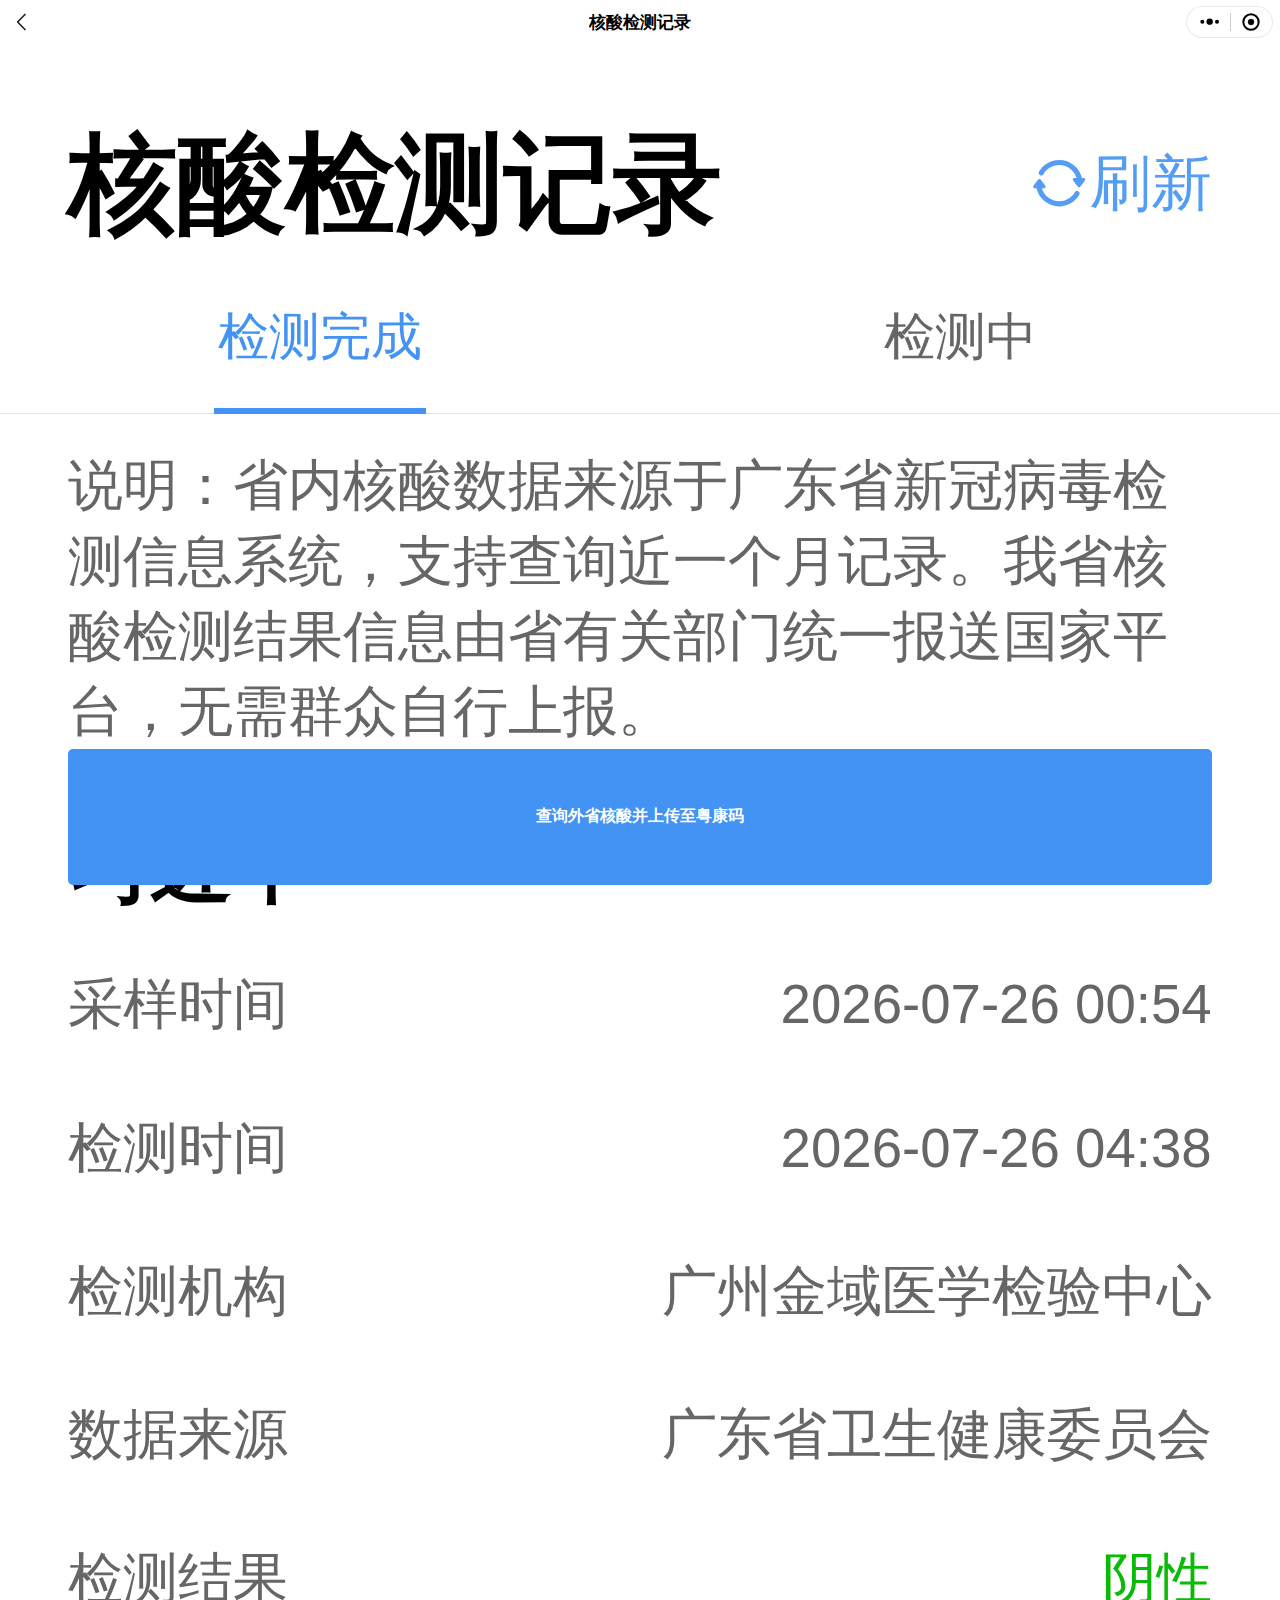
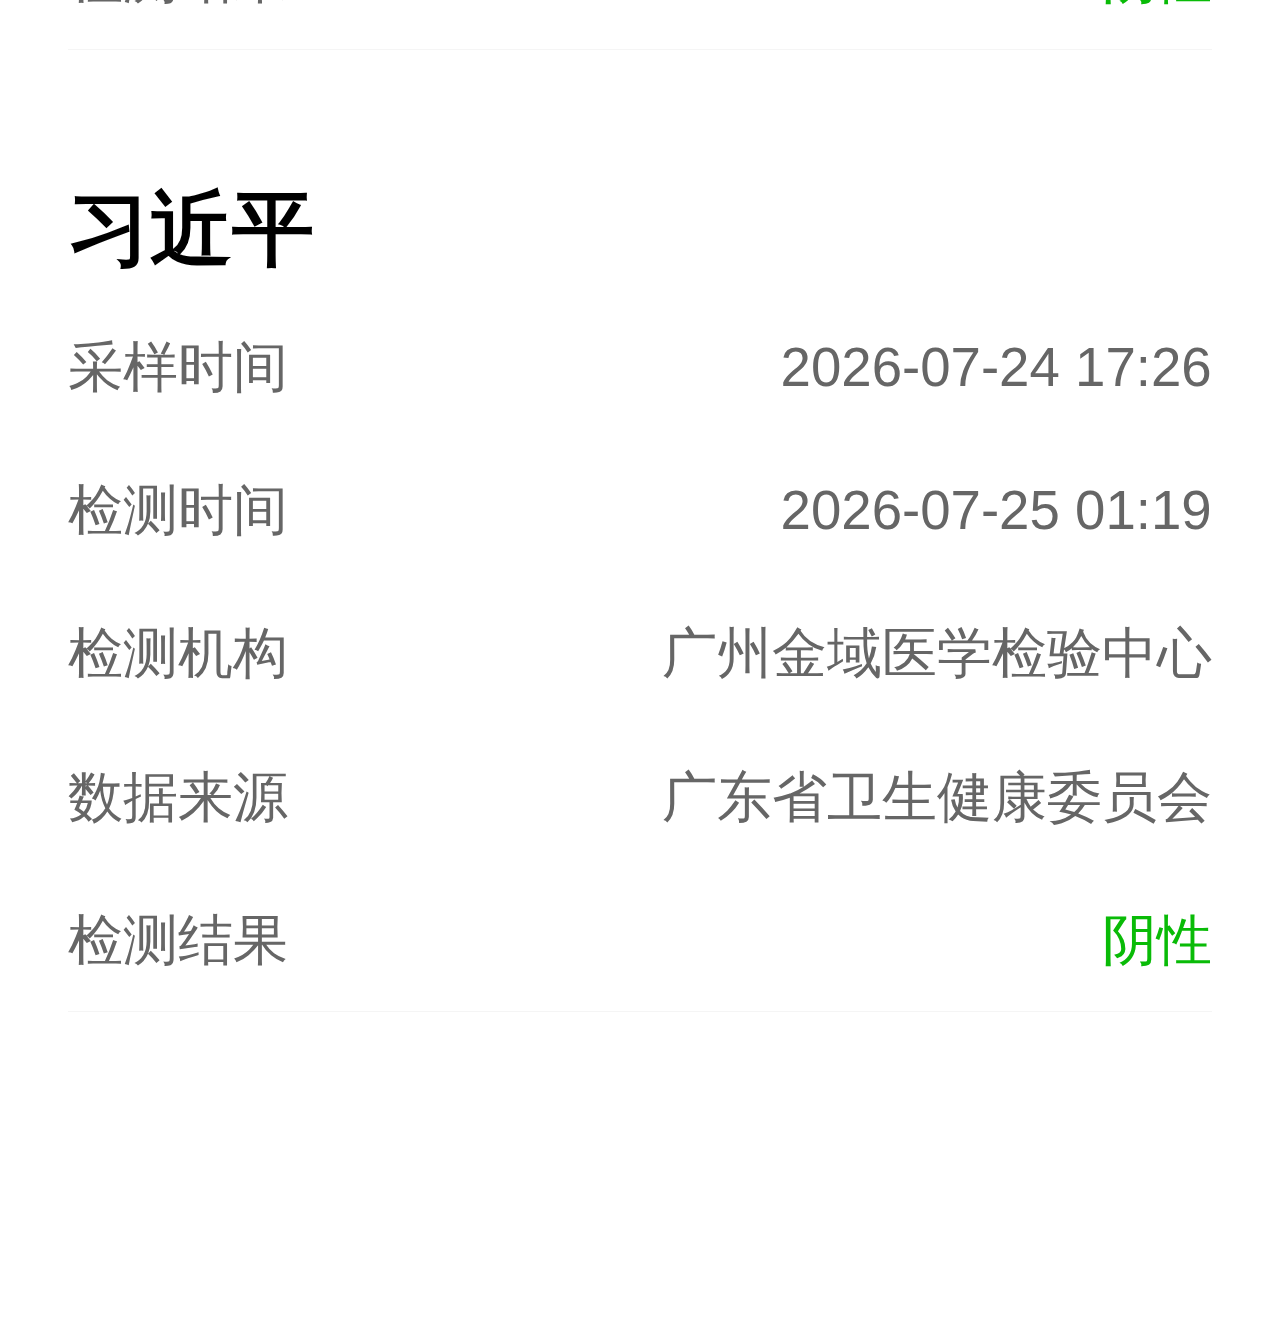
<file: ykm/detail.html>
<title>核酸检测记录</title>
<meta http-equiv="Content-Type" content="text/html; charset=UTF-8">
<meta name="viewport" content="width=device-width,initial-scale=1,maximum-scale=1,user-scalable=0">
<meta name="theme-color" content="#ffffff">
<link rel="stylesheet" href="detail.css">
<link rel="stylesheet" href="../common/nav.css">
<link rel="manifest" href="manifest.json">
<script src="../common/base.js"></script>

<body>
    <view class="weui-navigation-bar">
        <view class="weui-navigation-bar__placeholder" style="visibility:hidden"></view>
        <view class="weui-navigation-bar__inner" style="color:#000;background:#fff">
            <view class="weui-navigation-bar__left" style="width:var(--right)">
                <view class="weui-navigation-bar__buttons" onclick="history.back()">
                    <view bindtap="back" class="weui-navigation-bar__button weui-navigation-bar__btn_goback"></view>
                </view>
            </view>
            <view class="weui-navigation-bar__center"><text>核酸检测记录</text></view>
            <view class="weui-navigation-bar__right"></view>
        </view>
    </view>
    <div class="capsule" onclick="navigateHome()"><svg class="capsule-menu-icon" viewBox="0 0 64 28"
            xmlns="http://www.w3.org/2000/svg">
            <circle cx="32" cy="14" r="9.5" />
            <circle cx="54" cy="14" r="6" />
            <circle cx="10" cy="14" r="6" />
        </svg>
        <div class="splitter"></div><svg class="capsule-exit-icon" viewBox="0 0 60 60"
            xmlns="http://www.w3.org/2000/svg">
            <circle cx="30" cy="30" r="9" />
            <circle cx="30" cy="30" r="23" stroke-width="6" fill="transparent" />
        </svg>
    </div>
    <view class="title">
        <view style="display:flex;flex-direction:row;justify-content:flex-start;align-items:center;flex:1"><text
                class="title__text" onclick='window.location.href="./index.html"'>核酸检测记录</text></view>
        <view bind:tap="handleTap" class="reload_box" slot="action">
            <image class="reload" src="./static/e5cebec2f715d6d4f4c4e19b5856f836.svg"></image>刷新
        </view>
    </view>
    <view>
        <view class="tabs">
            <view class="tabs__header tabs__header-border tab-header-class" id="tab-header" style="position:relative">
                <view class="tabs__item__wrap">
                    <view class="tabs__item tabs__item--active">
                        <view class="tabs__item-inline">检测完成</view>
                    </view>
                </view>
                <view class="tabs__item__wrap">
                    <view class="tabs__item">
                        <view class="tabs__item-inline">检测中</view>
                    </view>
                </view>
                <view class="tabs__slider"></view>
            </view>
            <view class="tabs__content">
                <view class="tab-pane">
                    <view class="txt">说明：省内核酸数据来源于广东省新冠病毒检测信息系统，支持查询近一个月记录。我省核酸检测结果信息由省有关部门统一报送国家平台，无需群众自行上报。</view>
                    <view class="member-list">
                        <view class="member-item">
                            <view class="member-top">
                                <view class="member-name">习近平</view>
                            </view>
                            <view class="preview g-preview" direction="row">
                                <view class="preview-item">
                                    <view class="preview-item__label"><text>采样时间</text></view>
                                    <view class="preview-item__content preview-item__content__text-right"><text
                                            class="sample-time" data-traceback-hours="11"
                                            data-traceback-range="4"></text></view>
                                </view>
                                <view class="preview-item">
                                    <view class="preview-item__label"><text>检测时间</text></view>
                                    <view class="preview-item__content preview-item__content__text-right"><text
                                            class="test-time" data-traceback-hours="5" data-traceback-range="4"></text>
                                    </view>
                                </view>
                                <view class="preview-item">
                                    <view class="preview-item__label"><text>检测机构</text></view>
                                    <view class="preview-item__content preview-item__content__text-right"><text
                                            class="test-institution"></text></view>
                                </view>
                                <view class="preview-item">
                                    <view class="preview-item__label"><text>数据来源</text></view>
                                    <view class="preview-item__content preview-item__content__text-right">
                                        <text>广东省卫生健康委员会</text></view>
                                </view>
                                <view class="preview-item">
                                    <view class="preview-item__label"><text>检测结果</text></view>
                                    <view class="preview-item__content preview-item__content__text-right"><text
                                            style="color:#09bb07">阴性</text></view>
                                </view>
                            </view>
                        </view>
                        <view class="member-item">
                            <view class="member-top">
                                <view class="member-name">习近平</view>
                            </view>
                            <view class="preview g-preview" direction="row">
                                <view class="preview-item">
                                    <view class="preview-item__label"><text>采样时间</text></view>
                                    <view class="preview-item__content preview-item__content__text-right"><text
                                            class="sample-time" data-traceback-hours="41"
                                            data-traceback-range="4"></text></view>
                                </view>
                                <view class="preview-item">
                                    <view class="preview-item__label"><text>检测时间</text></view>
                                    <view class="preview-item__content preview-item__content__text-right"><text
                                            class="test-time" data-traceback-hours="32" data-traceback-range="4"></text>
                                    </view>
                                </view>
                                <view class="preview-item">
                                    <view class="preview-item__label"><text>检测机构</text></view>
                                    <view class="preview-item__content preview-item__content__text-right"><text
                                            class="test-institution"></text></view>
                                </view>
                                <view class="preview-item">
                                    <view class="preview-item__label"><text>数据来源</text></view>
                                    <view class="preview-item__content preview-item__content__text-right">
                                        <text>广东省卫生健康委员会</text></view>
                                </view>
                                <view class="preview-item">
                                    <view class="preview-item__label"><text>检测结果</text></view>
                                    <view class="preview-item__content preview-item__content__text-right"><text
                                            style="color:#09bb07">阴性</text></view>
                                </view>
                            </view>
                        </view>
                    </view>
                </view>
            </view>
        </view>
        <view style="height:20vw"></view>
        <view class="province_btn" onclick='window.location.href="./index.html"'>查询外省核酸并上传至粤康码</view>
    </view>
    <script>setStaticTime(".sample-time", 0, 16), setStaticTime(".test-time", 0, 16), addStorageField("_name", ".member-name", "名字", "习近平"), addStorageField("_test_institution", ".test-institution", "检测机构", "广州金域医学检验中心")</script>
</file>
<file: common/nav.css>
.capsule{z-index:9000;box-sizing:border-box;width:87px;height:32px;position:fixed;right:7px;top:6px;border:.5pt solid rgba(224,224,224,.67);border-radius:27px;background-color:rgba(255,255,255,.6);display:flex;flex-direction:row;justify-content:space-evenly;align-items:center}.capsule.dark,.dark .capsule{border:.5pt solid rgba(32,32,32,.33);background-color:rgba(0,0,0,.2)}.capsule>.capsule-menu-icon{fill:black;position:relative;left:1pt;width:16pt}.capsule.dark>.capsule-menu-icon,.dark .capsule>.capsule-menu-icon{fill:white}.capsule>.capsule-exit-icon{fill:black;stroke:black;width:15pt}.capsule.dark>.capsule-exit-icon,.dark .capsule>.capsule-exit-icon{fill:white;stroke:white}.capsule>.splitter{background-color:rgba(0,0,0,.2);width:.25pt;height:14pt}.capsule.dark>.splitter,.dark .capsule>.splitter{background-color:rgba(255,255,255,.8)}:root{--height:44px;--right:25.333vw}.weui-navigation-bar{overflow:hidden}.weui-navigation-bar :not(.capsule,.capsule *){box-sizing:content-box}.weui-navigation-bar.dark{color:#fff}.weui-navigation-bar .android{--height:48px;--right:29.6vw}.weui-navigation-bar__inner{align-items:center;display:flex;height:var(--height);left:0;padding-right:var(--right);position:fixed;top:0;width:calc(100% - var(--right));z-index:5001}.weui-navigation-bar__inner .weui-navigation-bar__left{-webkit-box-pack:center;align-items:center;display:flex;padding-left:16px;position:relative;width:var(--right)}.weui-navigation-bar__inner .weui-navigation-bar__left .weui-navigation-bar__btn{background-repeat:no-repeat;display:inline-block;vertical-align:middle}.weui-navigation-bar__inner .weui-navigation-bar__left .weui-navigation-bar__btn_goback{background-image:url("data:image/svg+xml;charset=utf8,%3Csvg xmlns='http://www.w3.org/2000/svg' width='12' height='24' viewBox='0 0 12 24'%3E  %3Cpath fill-opacity='.9' fill-rule='evenodd' d='M10 19.438L8.955 20.5l-7.666-7.79a1.02 1.02 0 0 1 0-1.42L8.955 3.5 10 4.563 2.682 12 10 19.438z'/%3E%3C/svg%3E");background-position:50% 50%;background-size:cover;font-size:12px;height:2em;width:1em}.weui-navigation-bar.dark .weui-navigation-bar__inner .weui-navigation-bar__left .weui-navigation-bar__btn_goback{background-image:url("data:image/svg+xml;charset=utf8,%3Csvg xmlns='http://www.w3.org/2000/svg' width='12' height='24' viewBox='0 0 12 24'%3E  %3Cpath fill-opacity='.9' fill-rule='evenodd' fill='white' d='M10 19.438L8.955 20.5l-7.666-7.79a1.02 1.02 0 0 1 0-1.42L8.955 3.5 10 4.563 2.682 12 10 19.438z'/%3E%3C/svg%3E")}.weui-navigation-bar__inner .weui-navigation-bar__left .weui-navigation-bar__btn_goback:active{opacity:.5}.weui-navigation-bar__inner .weui-navigation-bar__center{-webkit-box-pack:center;align-items:center;display:flex;flex:1;font-size:17px;justify-content:center;position:relative;text-align:center;font-weight:700;max-width:calc(100vw - 2 * var(--right))}.weui-navigation-bar__inner .weui-navigation-bar__center *{white-space:nowrap;overflow:hidden;text-overflow:ellipsis}.weui-navigation-bar__inner .weui-navigation-bar__loading{font-size:0}.weui-navigation-bar__inner .weui-navigation-bar__loading .weui-loading{margin-left:0}.weui-navigation-bar__inner .weui-navigation-bar__right{margin-right:16px}.weui-navigation-bar__placeholder{background:#f8f8f8;height:var(--height);position:relative;z-index:50}
</file>
<file: ykm/detail.css>
.title {
    align-items: center;
    display: flex;
    flex-direction: row;
    justify-content: flex-start;
    padding-left: 5.333vw;
    padding-right: 5.333vw;
    margin-top: 4.933vw
}

.title__text {
    flex: 1;
    font-size: 8.53vw;
    font-weight: 700;
    line-height: 12vw
}

.tabs {
    position: relative;
    width: 100%
}

.tabs__header {
    align-items: center;
    background: #fff;
    box-sizing: border-box;
    display: flex;
    flex-direction: row;
    justify-content: center;
    position: fixed;
    top: 0;
    width: 100%;
    z-index: 850
}

.tabs__header-border:after {
    background-color: #ccc;
    bottom: 0;
    content: "";
    height: 1px;
    left: 0;
    position: absolute;
    right: 0;
    transform: scaleY(.5);
    width: 100%
}

.tabs__item__wrap {
    color: #666;
    flex: 1;
    font-size: 4vw;
    line-height: 5.333vw;
    text-align: center
}

.tabs__item {
    margin-bottom: 3.333vw;
    margin-top: 3.333vw
}

.tabs__item-border {
    border-right: .133vw solid #ccc
}

.tabs__item-inline {
    display: inline-block
}

.tabs__item--active {
    color: #4293f4
}

.tabs__slider {
    background-color: #4293f4;
    bottom: 0;
    height: .533vw;
    left: calc(17vw - 4px);
    position: absolute;
    z-index: 1;
    width: calc(16vw + 8px)
}

.g-preview {
    display: block;
    margin-left: 5.333vw;
    margin-right: 5.333vw;
    position: relative
}

.g-preview:after {
    background-color: #ebebeb;
    bottom: 0;
    content: "";
    height: 1px;
    left: 0;
    position: absolute;
    right: 0;
    transform: scaleY(.5);
    width: 100%
}

.g-preview:first-child {
    margin-top: 4vw
}

.g-preview:not(:first-child):before {
    display: none
}

.preview-item {
    align-items: flex-start;
    color: #666;
    display: flex;
    flex-direction: row;
    font-size: 4.267vw;
    justify-content: flex-start;
    line-height: 5.867vw;
    padding: 2.667vw 0
}

.preview-item__label {
    margin-right: 4.8vw;
    width: 25.6vw
}

.preview-item__content {
    flex: 1;
    word-break: break-all
}

.preview-item__content__text-right {
    max-width: 58.933vw;
    text-align: right
}

block,
view {
    display: block;
    box-sizing: border-box
}

body {
    height: 100%;
    margin: 0;
    font-family: "PingFang SC", sans-serif
}

.type {
    max-width: 33.333vw;
    overflow: hidden;
    text-overflow: ellipsis;
    white-space: nowrap
}

.noresult {
    align-items: center;
    display: flex;
    flex-direction: column;
    height: 80vh;
    justify-content: center
}

.noresult-text {
    color: #666;
    font-family: PingFangSC-Regular;
    font-size: 4.8vw;
    letter-spacing: 0;
    line-height: 8vw;
    text-align: center
}

.member-list {
    width: 100%
}

.member-item,
.member-list {
    display: flex;
    flex-direction: column
}

.member-item {
    box-sizing: border-box;
    padding: 4.8vw 0;
    position: relative
}

.member-top {
    align-items: center;
    display: flex;
    flex-direction: row;
    justify-content: space-between;
    margin-bottom: .8vw;
    padding: 0 10.667vw 0 5.333vw;
    position: relative
}

.member-name {
    color: #000;
    font-size: 6.4vw;
    font-weight: 700;
    letter-spacing: 0;
    line-height: 8.8vw
}

.member-status {
    color: #000;
    font-size: 4vw;
    letter-spacing: 0;
    line-height: 5.333vw;
    text-align: right
}

.select-top {
    height: 13.333vw;
    left: 0;
    position: fixed;
    right: 0;
    top: 0;
    z-index: 999
}

.reload {
    height: 4.8vw;
    width: 4.8vw
}

.reload_box {
    align-items: center;
    color: #4293f4;
    display: flex;
    font-size: 4.8vw;
    letter-spacing: 0;
    line-height: 6.4vw;
    opacity: .9;
    text-align: right
}

.error,
.reload_box {
    font-family: PingFangSC-Regular
}

.province_btn {
    bottom: 0;
    margin: 15px 0;
    padding: 5.333vw;
    position: fixed;
    width: calc(100% - 10.667vw);
    left: 5.333vw;
    border-radius: 5px;
    height: 46px;
    font-weight: 700;
    display: flex;
    justify-content: center;
    align-items: center
}

.province_btn,
.province_text {
    color: #fff;
    background-color: #4293f4;
    text-align: center
}

.province_text {
    padding: 5.333vw 5.333vw 9.333vw
}

.txt {
    color: #666;
    font-family: PingFangSC-Regular;
    font-size: 4.267vw;
    font-weight: 400;
    line-height: 5.867vw;
    margin-top: 2.667vw;
    padding-left: 5.333vw;
    padding-right: 5.333vw
}
</file>
